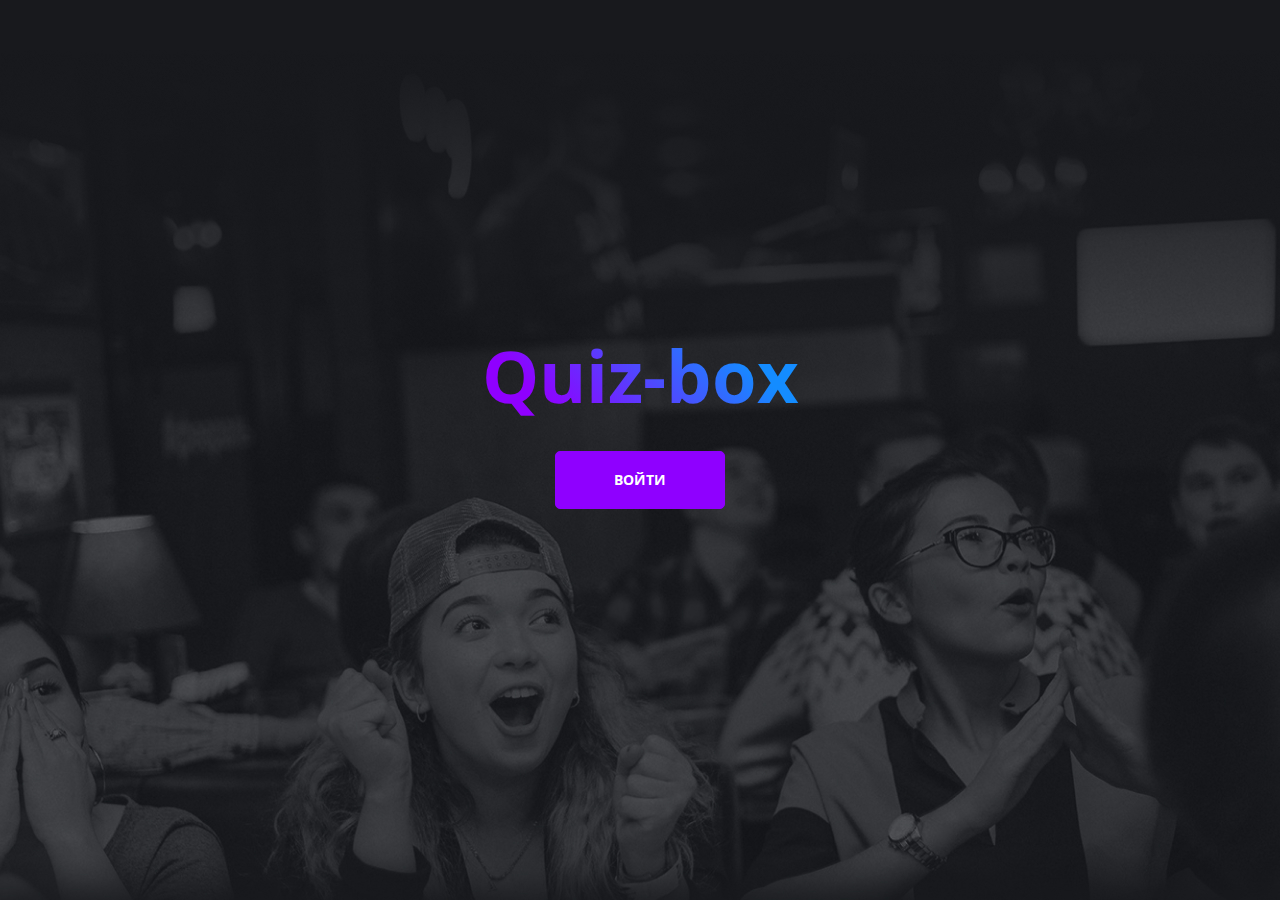
<file: index.html>
<!DOCTYPE html>
<html lang="en">
<head>
  <meta charset="UTF-8">
  <meta http-equiv="X-UA-Compatible" content="IE=edge">
  <meta name="viewport" content="width=device-width, initial-scale=1.0">
  <title>welcome page</title>
  <link
      rel="stylesheet"
      href="https://necolas.github.io/normalize.css/8.0.1/normalize.css"
    />
    <link rel="preconnect" href="https://fonts.googleapis.com">
    <link rel="preconnect" href="https://fonts.gstatic.com" crossorigin>
    <link href="https://fonts.googleapis.com/css2?family=Open+Sans:ital,wght@0,400;0,500;0,600;0,700;0,800;1,300;1,400;1,500;1,600;1,700;1,800&display=swap" rel="stylesheet"> 
    <link rel="stylesheet" href="main.css" />
</head>
<body>
    <div class="wrapper__welcome-page">
      <div class="container__welcome-page">
        <div class="animation__welcome-page">
          <h1 class="logo__welcome-page">Quiz-box</h1>
          <a href="home.html" class="logo__welcome-page-link"> 
            <div class="btn__welcome-page button button--prymary">войти</div>
            <!-- <img src="img/Quiz-box.png" class="logo__pic" alt="logo" /> -->
          </a>
        </div>
      </div>
    </div>
</body>
</html>
</file>
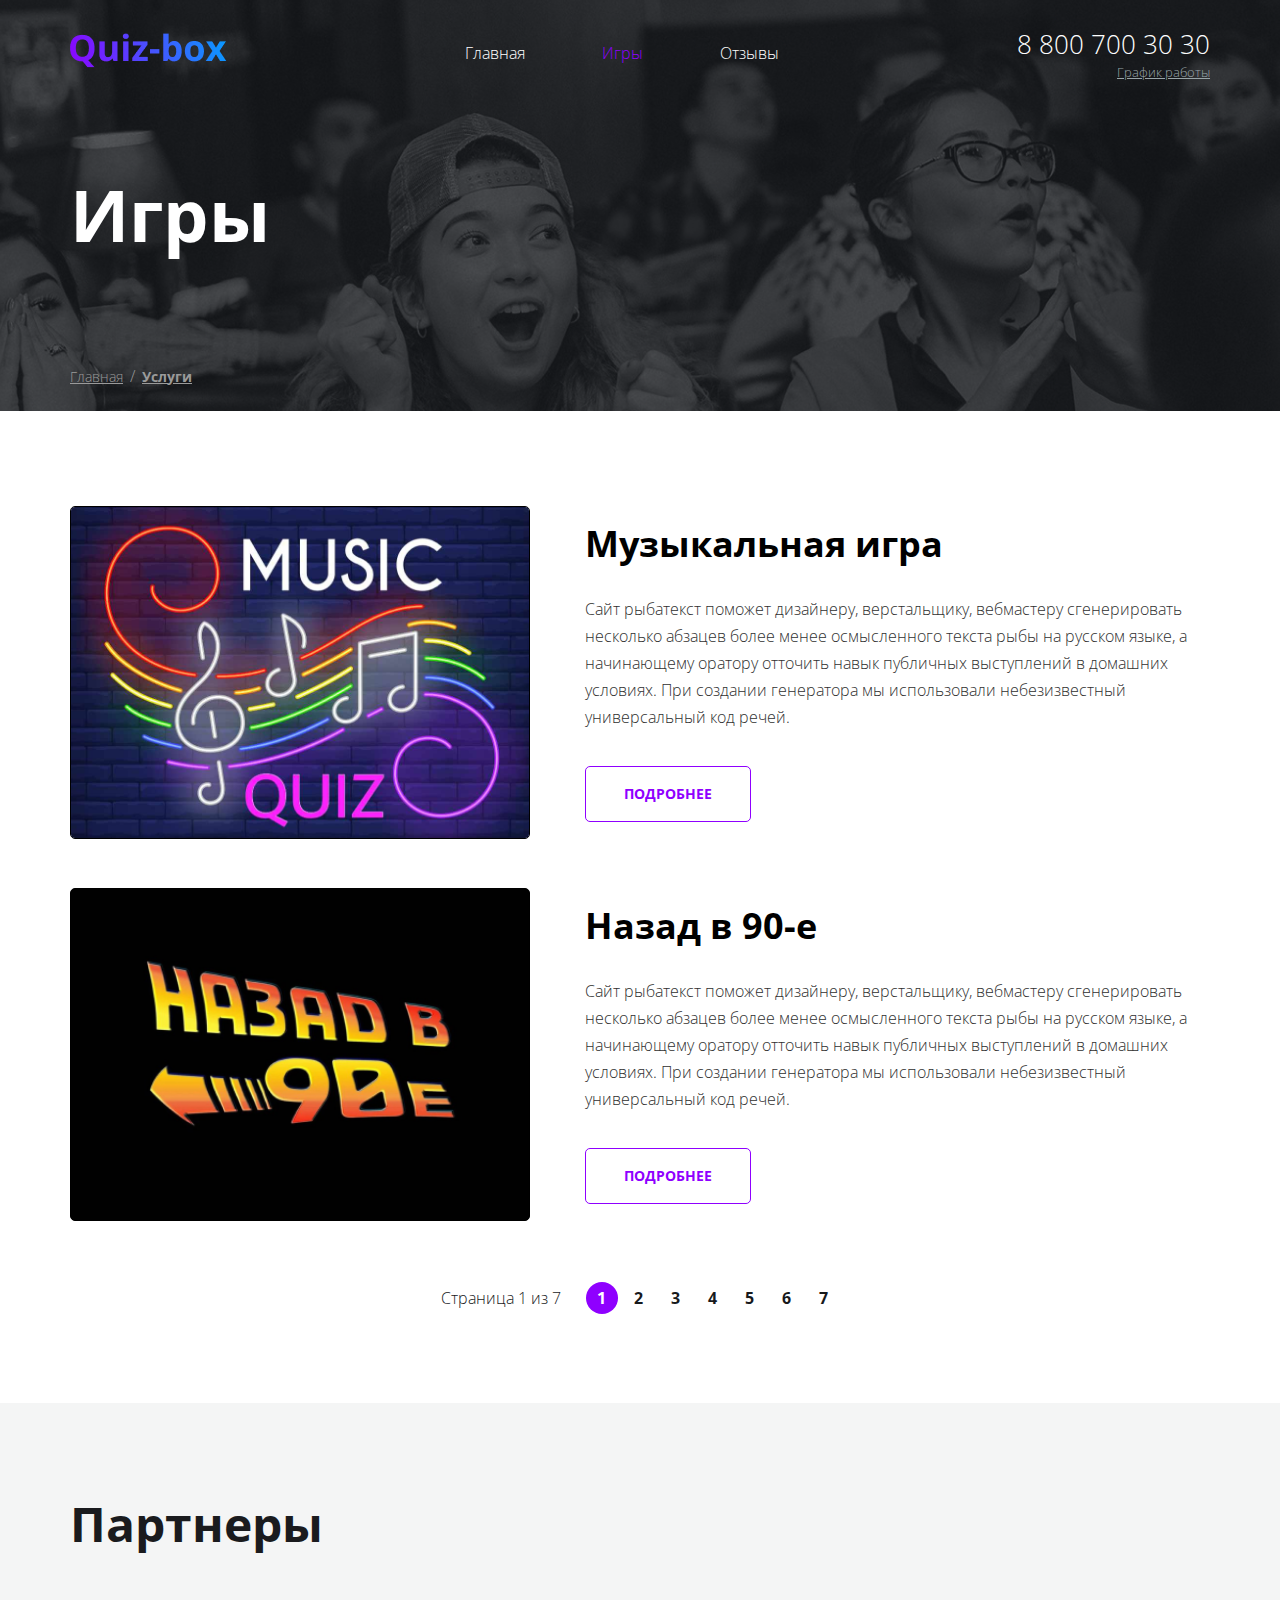
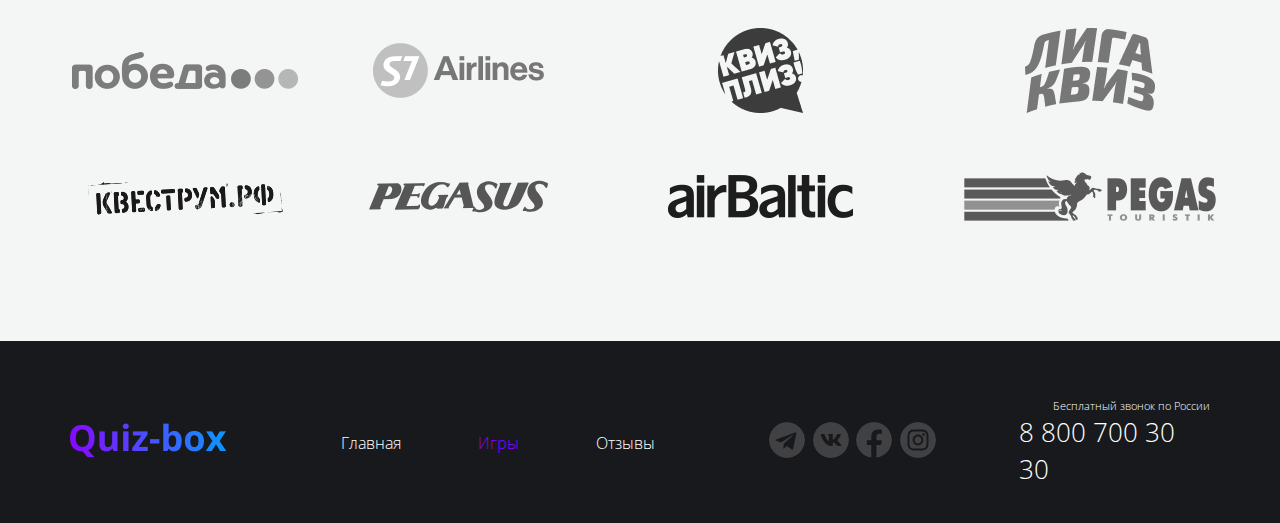
<file: games.html>
<!DOCTYPE html>
<html lang="en">
<head>
  <meta charset="UTF-8">
  <meta http-equiv="X-UA-Compatible" content="IE=edge">
  <meta name="viewport" content="width=device-width, initial-scale=1.0">
  <title>games</title>
  <link
      rel="stylesheet"
      href="https://necolas.github.io/normalize.css/8.0.1/normalize.css"
    />
    <link rel="preconnect" href="https://fonts.googleapis.com">
    <link rel="preconnect" href="https://fonts.gstatic.com" crossorigin>
    <link href="https://fonts.googleapis.com/css2?family=Open+Sans:ital,wght@0,400;0,500;0,600;0,700;0,800;1,300;1,400;1,500;1,600;1,700;1,800&display=swap" rel="stylesheet"> 
    <link rel="stylesheet" href="main.css" />
</head>
<body>
  <div class="wrapper main__page-wrapper-games ">
    <header class="header header__block-games container">
     <a href="home.html" class="logo">
       <img src="img/Quiz-box.png" class="logo__pic" alt="logo" />
     </a>
     <nav class="menu">
       <ul class="menu__list">
         <li class="menu__item">
           <a href="home.html" class="menu__link"> Главная</a>
         </li>
         <li class="menu__item ">
           <a href="games.html" class="menu__link menu__item--aktiv">Игры</a>
         </li>
         <li class="menu__item">
           <a href="reviews.html" class="menu__link">Отзывы</a>
         </li>
       </ul>
     </nav>
     <address class="site-contacts">
       <div class="site-contacts__number">
         <a href="tel:+78007003030" class="site-contacts__fone"
           >8 800 700 30 30</a
         >
       </div>
       <div class="site-contacts__schedul">
        <a href="#" class="site-contacts__title">График работы
        </a>
       <div class="site-contact__dropdown">
          <ul class="site-contact__info">
           <li class="site-contact__time"><b>пн - вс: 09:00-20:00</b></li>
           <li class="site-contact__time">Обед: 14:00 - 14:30</li>
         </ul>
       </div>
      </div>
     </address>
    </header>
    <main role="main" class="main-content">
      <section class="preview container">
        <div class="preview__block-games">
          <h1 class="preview__text-games">
            Игры
          </h1>
          <nav class="breadcrumbs breadcrumbs__nav">
            <ul class="breadcrumbs__list">
              <li class="breadcrumbs__item">
              <a href="home.html" class="breadcrumbs__link">Главная
              </a>
              </li>
              <li class="breadcrumbs__slash">/</li>
              <li class="breadcrumbs__item">
                <a href="#" class="breadcrumbs__link breadcrumbs__item--activ">Услуги
                </a>
                </li>
            </ul>  
          </nav>
        </div>
      </section>
      <section class="novelties-games novelties-games__block">
        <div class="container">
          <div class="novelties-games__list">
            <ul class="novelties-games__action">
              <li class="novelties-games__item">
                <img src="img/music-quiz.jpg" alt="musical game pic" class="novelties-games__pic"/>
                <div class="novelties-games__icon">
                  <div class="novelties-games__title">Музыкальная игра</div>
                  <div class="novelties-games__desc">
                    Сайт рыбатекст поможет дизайнеру, верстальщику, вебмастеру сгенерировать несколько абзацев более менее осмысленного текста рыбы на русском языке, а начинающему оратору отточить навык публичных выступлений в домашних условиях. При создании генератора мы использовали небезизвестный универсальный код речей. 
                  </div>
                  <a href="#" class="novelties-games__link">
                    <div class="novelties-games__btn button">подробнее</div>
                  </a>
                </div>
              </li>
              <li class="novelties-games__item novelties-games__item--pic">
                <img
                  src="img/90е - games.png"
                  alt="back in the 90s pic"
                  class="novelties-games__pic"/>
                <div class="novelties-games__icon">
                  <div class="novelties-games__title">Назад в 90-е</div>
                  <div class="novelties-games__desc">
                    Сайт рыбатекст поможет дизайнеру, верстальщику, вебмастеру сгенерировать несколько абзацев более менее осмысленного текста рыбы на русском языке, а начинающему оратору отточить навык публичных выступлений в домашних условиях. При создании генератора мы использовали небезизвестный универсальный код речей. 
                  </div>
                  <a href="#" class="novelties-games__link">
                    <div class="novelties-games__btn button">подробнее</div>
                  </a>
                </div>
              </li>
            </ul>
          </div>
          <div class="paginator paginator-games">
            <div class="paginator__display">Страница 1 из 7</div>
            <ul class="paginator__list">
              <li class="paginator__item paginator__item--active">
                <a href="#" class="paginator__item-link">1</a>
              </li>
              <li class="paginator__item paginator__item--hover">
                <a href="#" class="paginator__item-link">2</a>
              </li>
              <li class="paginator__item paginator__item--hover">
                <a href="#" class="paginator__item-link">3</a>
              </li>
              <li class="paginator__item paginator__item--hover">
                <a href="#" class="paginator__item-link">4</a>
              </li>
              <li class="paginator__item paginator__item--hover">
                <a href="#" class="paginator__item-link">5</a>
              </li>
              <li class="paginator__item paginator__item--hover">
                <a href="#" class="paginator__item-link">6</a>
              </li>
              <li class="paginator__item paginator__item--hover">
                <a href="#" class="paginator__item-link">7</a>
              </li>
            </ul>
          </div>
        </div>
      </section>
      <section class="partners">
        <div class="container">
          <h2 class="partners__head head">Партнеры</h2>
         <div class="partners__box">
            <ul class="partners__list">
              <li class="partners__item">
                <a href="#" class="partners__link">
                  <img src="img/partners/pobeda.png" alt="" class="partners__pic">
                </a>
              </li>
              <li class="partners__item">
                <a href="#" class="partners__link">
                <img src="img/partners/kvestroom 1.png" alt="" class="partners__pic">
                </a>
              </li>
              <li class="partners__item">
                <a href="#" class="partners__link">
                <img src="img/partners/s7.png" alt="" class="partners__pic">
                </a>
              </li>
              <li class="partners__item">
                <a href="#" class="partners__link">
                <img src="img/partners/pegasus.png" alt="" class="partners__pic">
                </a>
              </li>
            </ul>
            <ul class="partners__list-other partners__list-other--size">
              <li class="partners__item">
                <a href="#" class="partners__link">
                <img src="img/partners/Vector.png" alt="" class="partners__pic">
                </a>
              </li>
              <li class="partners__item">
                <a href="#" class="partners__link">
                <img src="img/partners/airbaltic.png" alt="" class="partners__pic">
                </a>
              </li>
              <li class="partners__item">
                <a href="#" class="partners__link">
                <img src="img/partners/liga.png" alt="" class="partners__pic">
                </a>
              </li>
              <li class="partners__item">
                <a href="#" class="partners__link">
                <img src="img/partners/pegas.png" alt="" class="partners__pic">
                </a>
              </li>
            </ul>
          </div>
          
        </div>
      </section>
    </main>
    <footer class="footer footer-games container">
     <a href="home.html" class="logo">
       <img src="img/Quiz-box.png" class="logo__pic logo__pic-footer" alt="logo" />
     </a>
     <nav class="menu menu__footer">
       <ul class="menu__list">
         <li class="menu__item">
           <a href="home.html" class="menu__link">Главная</a>
         </li>
         <li class="menu__item">
           <a href="games.html" class="menu__link menu__item--aktiv">Игры</a>
         </li>
         <li class="menu__item">
           <a href="reviews.html" class="menu__link">Отзывы</a>
         </li>
       </ul>
     </nav>
     <ul class="social">
      <li class="social__class"><a href="#" class="social__link">
        <svg class="social__icon"><use xlink:href="img/icons/social_sprite.svg#t"></use></svg></a></li>
      <li class="social__class"><a href="#" class="social__link">
        <svg class="social__icon"><use xlink:href="img/icons/social_sprite.svg#vk"></use></svg></a></li>
      <li class="social__class"><a href="#" class="social__link">
        <svg class="social__icon"><use xlink:href="img/icons/social_sprite.svg#fb"></use></svg></a></li>
      <li class="social__class"><a href="#" class="social__link">
        <svg class="social__icon"><use xlink:href="img/icons/social_sprite.svg#in"></use></svg></a></li>
   </ul>
     <div class="site-contacts site-contacts__footer">
       <div class="site-contacts__text">Бесплатный звонок по России</div>
       <a href="tel:+78007003030" class="site-contacts__fone"
         >8 800 700 30 30
       </a>
     </div>
    </footer>
  </div>
</body>
</html>
</file>
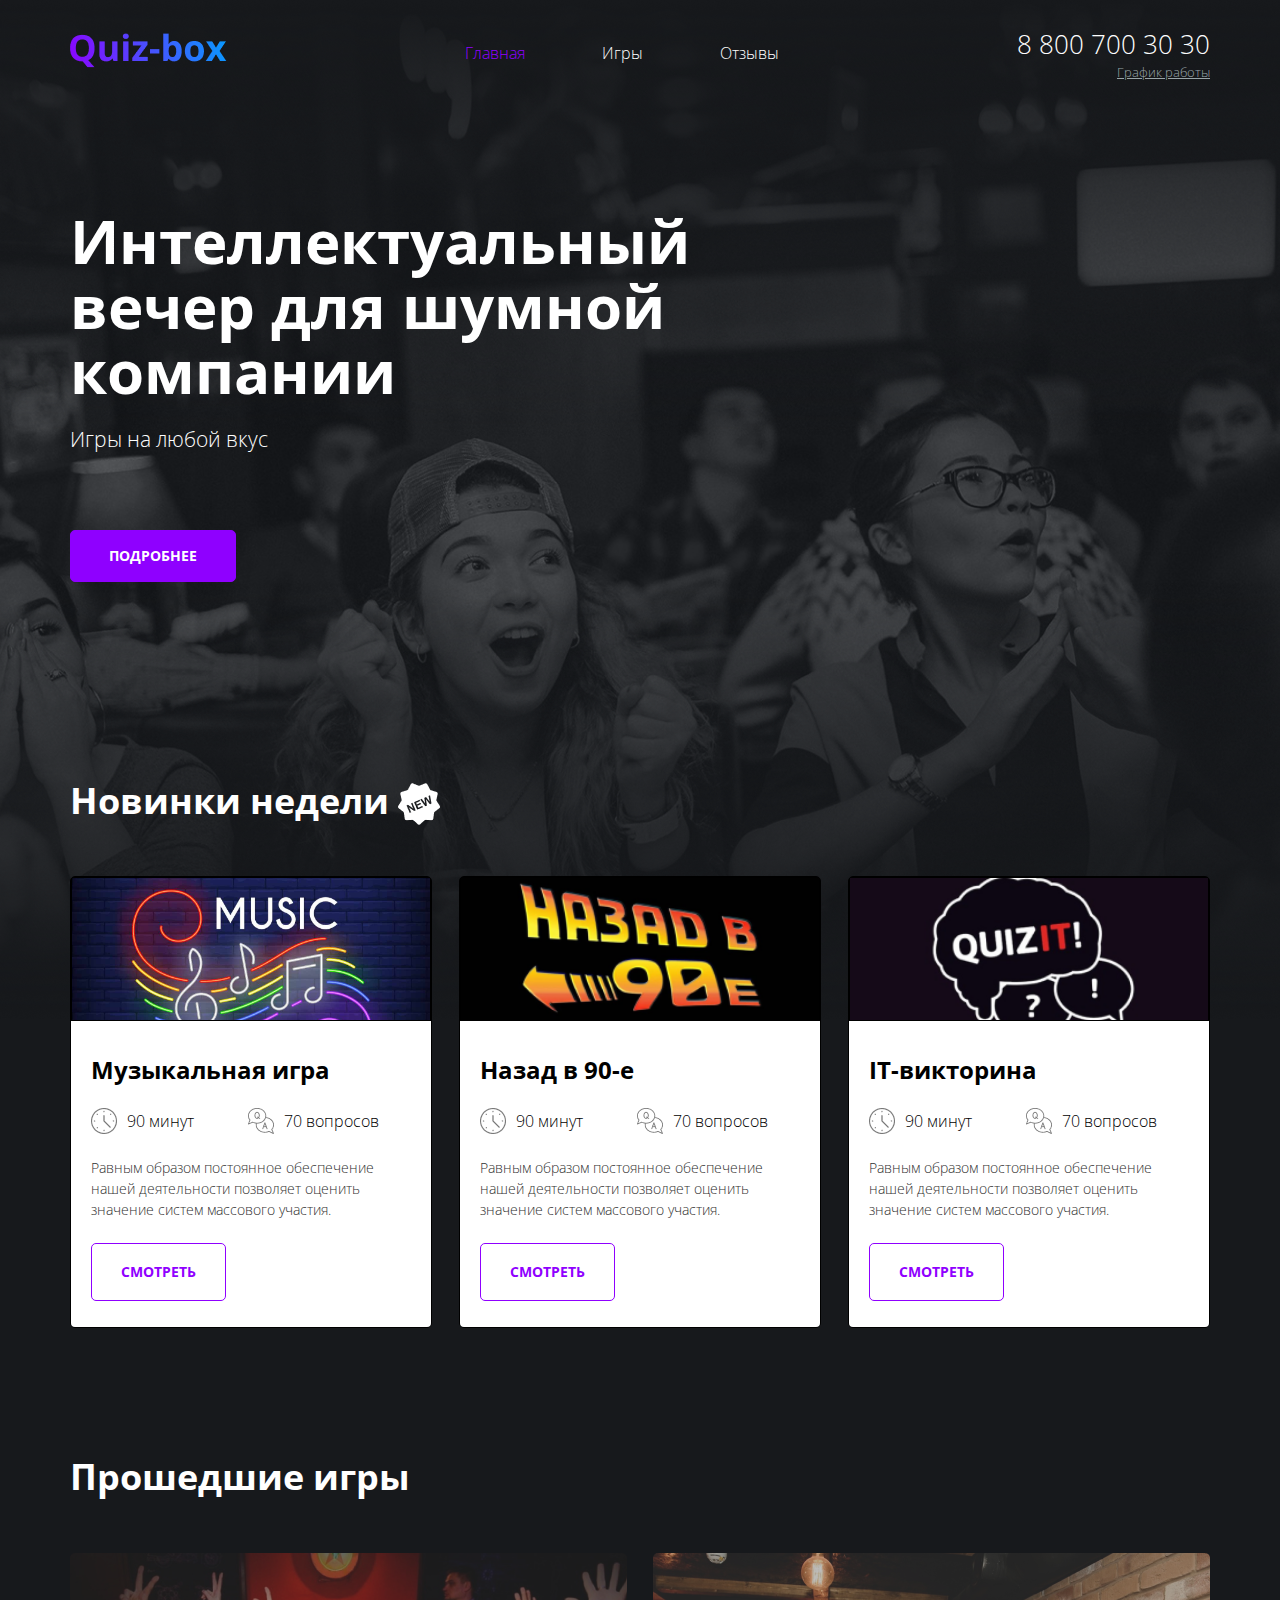
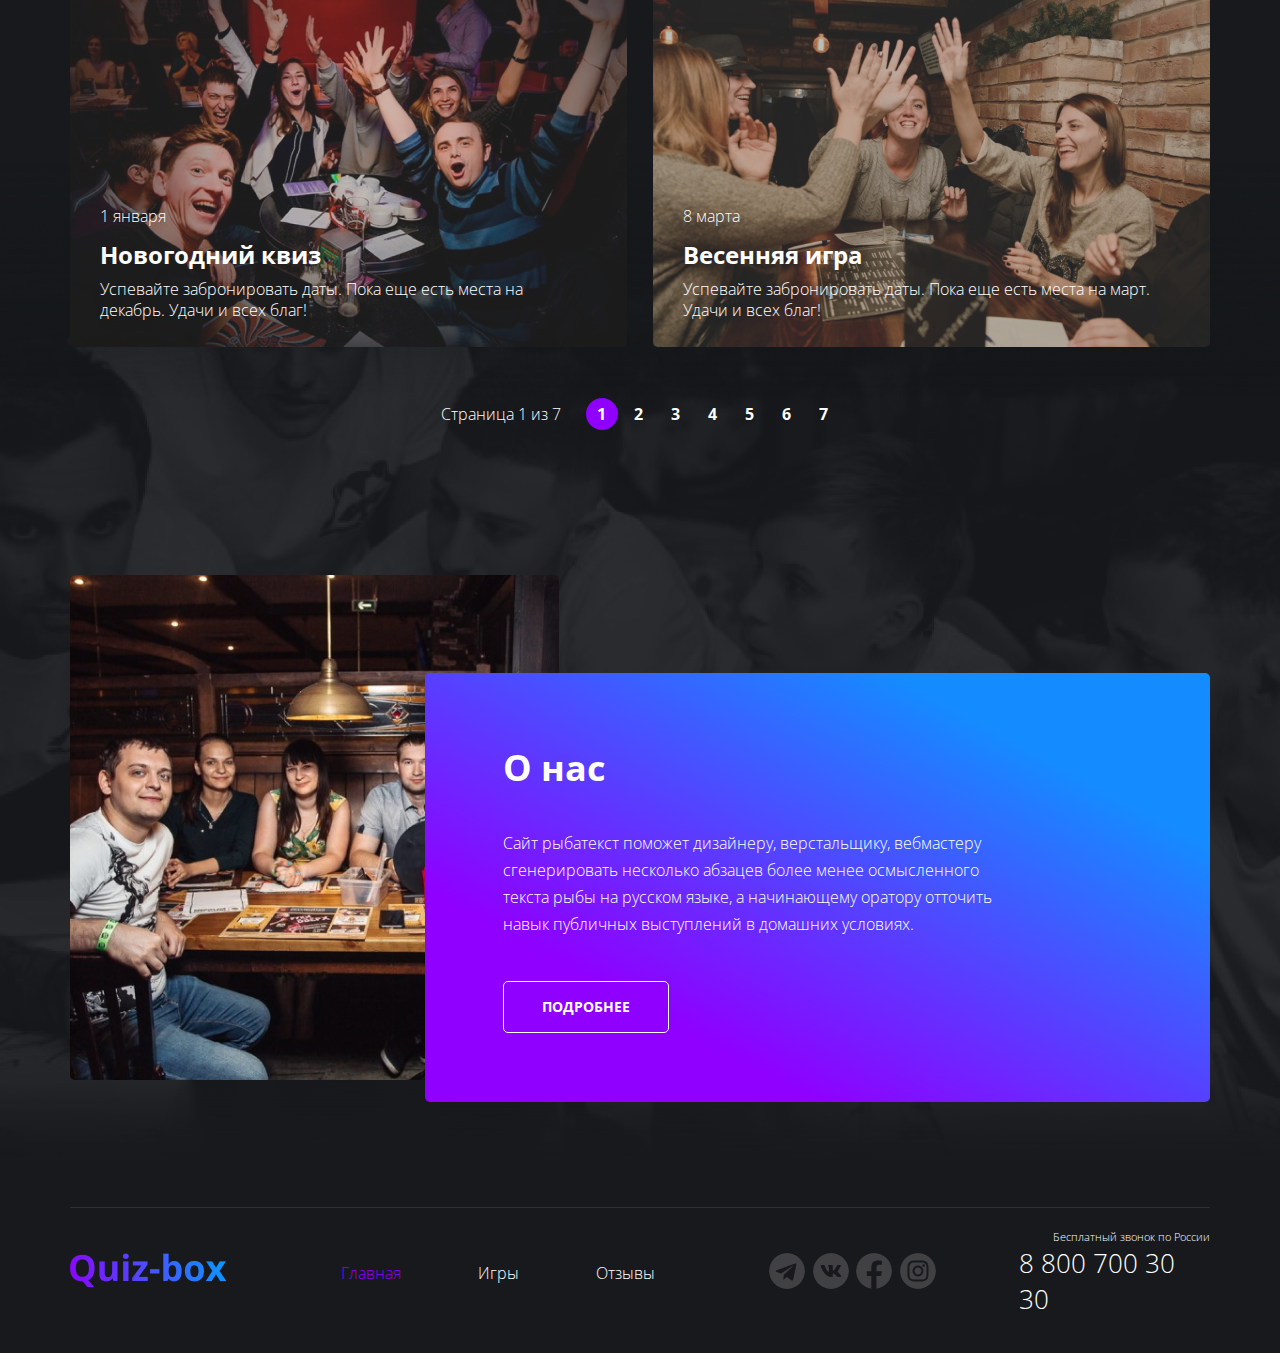
<file: home.html>
<!DOCTYPE html>
<html lang="ru">
  <head>
    <meta charset="UTF-8" />
    <meta http-equiv="X-UA-Compatible" content="IE=edge " />
    <meta name="viewport" content="width=1200, initial-scale=1.0" />
    <title>Quiz-box</title>
    <link
      rel="stylesheet"
      href="https://necolas.github.io/normalize.css/8.0.1/normalize.css"
    />
    <link rel="preconnect" href="https://fonts.googleapis.com">
    <link rel="preconnect" href="https://fonts.gstatic.com" crossorigin>
    <link href="https://fonts.googleapis.com/css2?family=Open+Sans:ital,wght@0,400;0,500;0,600;0,700;0,800;1,300;1,400;1,500;1,600;1,700;1,800&display=swap" rel="stylesheet"> 
    <link rel="stylesheet" href="main.css" />
  </head>
  <body>
    <div class="wrapper main__page-wrapper ">
      <header class="header header__block container">
       <a href="home.html" class="logo">
         <img src="img/Quiz-box.png" class="logo__pic" alt="logo" />
       </a>
       <nav class="menu">
         <ul class="menu__list">
           <li class="menu__item ">
             <a href="home.html" class="menu__link menu__item--aktiv"> Главная</a>
           </li>
           <li class="menu__item">
             <a href="games.html" class="menu__link">Игры</a>
           </li>
           <li class="menu__item">
             <a href="reviews.html" class="menu__link">Отзывы</a>
           </li>
         </ul>
       </nav>
       <address class="site-contacts">
         <div class="site-contacts__number">
           <a href="tel:+78007003030" class="site-contacts__fone"
             >8 800 700 30 30</a>
         </div>
         <div class="site-contacts__schedul">
           <a href="#" class="site-contacts__title">График работы
           </a>
          <div class="site-contact__dropdown">
             <ul class="site-contact__info">
              <li class="site-contact__time"><b>пн - вс: 09:00-20:00</b></li>
              <li class="site-contact__time">Обед: 14:00 - 14:30</li>
            </ul>
          </div>
         </div>
       </address>
      </header>
      <main role="main" class="main-content">
      <section class="preview preview__box container">
        <div class="preview__block">
            <h1 class="preview__text">
              Интеллектуальный вечер для шумной компании
            </h1>
            <div class="preview__desc">Игры на любой вкус</div>
            <a href="#" class="preview__link">
              <div class="preview__btn button button--prymary">подробнее</div>
            </a>
        </div>
      </section>
      <section class="novelties novelties__block container">
          <h2 class="novelties__head head">
            Новинки недели<img src="img/Vector.png" class="novelties__img" alt="new-pic" />
          </h2>
          <div class="novelties__list">
            <ul class="novelties__action">
              <li class="novelties__item">
                <img src="img/music-quiz.jpg" alt="musical game pic" class="novelties__pic"/>
                <div class="novelties__icon">
                  <div class="novelties__title">Музыкальная игра</div>
                  <ul class="novelties__info">
                    <li class="novelties__iсon-min">
                      <img src="img/clock.png" alt="clock" class="novelties__info-clock"/>90 минут</li>
                    <li class="novelties__icon-matters">
                      <img src="img/qa.png" alt="questions" class="novelties__info-questions"/>70 вопросов</li>
                  </ul>
                  <div class="novelties__desc">
                    Равным образом постоянное обеспечение нашей деятельности
                    позволяет оценить значение систем массового участия.
                  </div>
                  <a href="#" class="novelties__link">
                    <div class="novelties__btn button">смотреть</div>
                  </a>
                </div>
              </li>
              <li class="novelties__item">
                <img src="img/90e.png" alt="back in the 90s pic" class="novelties__pic"/>
                <div class="novelties__icon">
                  <div class="novelties__title">Назад в 90-е</div>
                  <ul class="novelties__info">
                    <li class="novelties__iсon-min">
                      <img
                        src="img/clock.png"
                        alt="clock"
                        class="novelties__info-clock"/>90 минут</li>
                    <li class="novelties__icon-matters">
                      <img
                        src="img/qa.png"
                        alt="questions"
                        class="novelties__info-questions"/>70 вопросов</li>
                  </ul>
                  <div class="novelties__desc">
                    Равным образом постоянное обеспечение нашей деятельности
                    позволяет оценить значение систем массового участия.
                  </div>
                  <a href="#" class="novelties__link">
                    <div class="novelties__btn button">смотреть</div>
                  </a>
                </div>
              </li>
              <li class="novelties__item">
                <img src="img/Quiz-it.png" alt="quiz IT pic" class="novelties__pic"/>
                <div class="novelties__icon">
                  <div class="novelties__title">IT-викторина</div>
                  <ul class="novelties__info">
                    <li class="novelties__iсon-min">
                      <img
                        src="img/clock.png"
                        alt="clock"
                        class="novelties__info-clock"/>90 минут</li>
                    <li class="novelties__icon-matters">
                      <img
                        src="img/qa.png"
                        alt="questions"
                        class="novelties__info-questions"/>70 вопросов</li>
                  </ul>
                  <div class="novelties__desc">
                    Равным образом постоянное обеспечение нашей деятельности
                    позволяет оценить значение систем массового участия.
                  </div>
                  <a href="#" class="novelties__link">
                    <div class="novelties__btn button">смотреть</div>
                  </a>
                </div>
              </li>
            </ul>
          </div>
      </section>
      <section class="pastgames pastgames__block container">
          <h2 class="pastgames__head head">Прошедшие игры</h2>
          <div class="pastgames__info">
            <ul class="pastgames__action">
              <li class="pastgames__item">
                <img src="img/newjar.png" alt="musical game pic" class="pastgames__pic"/>
                <a href="#" class="pastgames__link">
                  <time datetime="" class="data">1 января</time>
                  <div class="pastgames__title">Новогодний квиз</div>
                  <p class="pastgames__desc">
                    Успевайте забронировать даты. Пока еще есть места на
                    декабрь. Удачи и всех благ!
                  </p>
                </a>
              </li>
              <li class="pastgames__item"><img src="img/8-mart.png" alt="musical game pic" class="pastgames__pic"/>
                <a href="#" class="pastgames__link">
                  <time datetime="" class="data">8 марта</time>
                  <div class="pastgames__title">Весенняя игра</div>
                  <p class="pastgames__desc" >
                    Успевайте забронировать даты. Пока еще есть места на
                    март. Удачи и всех благ!
                  </p>
                </a>
              </li>
            </ul>
          </div>
          <div class="paginator paginator-home">
            <div class="paginator__display">Страница 1 из 7</div>
            <ul class="paginator__list">
              <li class="paginator__item paginator__item--active">
                <a href="#" class="paginator__item-link">1</a>
              </li>
              <li class="paginator__item paginator__item--hover">
                <a href="#" class="paginator__item-link">2</a>
              </li>
              <li class="paginator__item paginator__item--hover">
                <a href="#" class="paginator__item-link">3</a>
              </li>
              <li class="paginator__item paginator__item--hover">
                <a href="#" class="paginator__item-link">4</a>
              </li>
              <li class="paginator__item paginator__item--hover">
                <a href="#" class="paginator__item-link">5</a>
              </li>
              <li class="paginator__item paginator__item--hover">
                <a href="#" class="paginator__item-link">6</a>
              </li>
              <li class="paginator__item paginator__item--hover">
                <a href="#" class="paginator__item-link">7</a>
              </li>
            </ul>
          </div>
      </section>
      <section class="about about__block container">
            <div class="about__photo">
              <img
                src="img/bg-ab.png"
                alt="fotocollective"
                class="about__photo-background"
              />
          </div>
          <div class="about__desc">
            <h1 class="about__head">О нас</h1>
            <p class="about__desc-text">
            Сайт рыбатекст поможет дизайнеру, верстальщику, вебмастеру
            сгенерировать несколько абзацев более менее осмысленного текста
            рыбы на русском языке, а начинающему оратору отточить навык
            публичных выступлений в домашних условиях.
            </p>
          <a href="#" class="about__btn button button--prymary">подробнее</a>
          </div>
      </section>
      </main>
      <footer class="footer footer-home container">
       <a href="home.html" class="logo">
         <img src="img/Quiz-box.png" class="logo__pic logo__pic-footer" alt="logo" />
       </a>
       <nav class="menu menu__footer">
         <ul class="menu__list">
           <li class="menu__item">
             <a href="home.html" class="menu__link menu__item--aktiv">Главная</a>
           </li>
           <li class="menu__item">
             <a href="games.html" class="menu__link">Игры</a>
           </li>
           <li class="menu__item">
             <a href="reviews.html" class="menu__link">Отзывы</a>
           </li>
         </ul>
       </nav>
       <ul class="social">
          <li class="social__class"><a href="#" class="social__link">
            <svg class="social__icon"><use xlink:href="img/icons/social_sprite.svg#t"></use></svg></a></li>
          <li class="social__class"><a href="#" class="social__link">
            <svg class="social__icon"><use xlink:href="img/icons/social_sprite.svg#vk"></use></svg></a></li>
          <li class="social__class"><a href="#" class="social__link">
            <svg class="social__icon"><use xlink:href="img/icons/social_sprite.svg#fb"></use></svg></a></li>
          <li class="social__class"><a href="#" class="social__link">
            <svg class="social__icon"><use xlink:href="img/icons/social_sprite.svg#in"></use></svg></a></li>
       </ul>
       <div class="site-contacts site-contacts__footer">
         <div class="site-contacts__text">Бесплатный звонок по России</div>
         <a href="tel:+78007003030" class="site-contacts__fone"
           >8 800 700 30 30
         </a>
       </div>
      </footer>
    </div>
  </body>
</html>
</file>
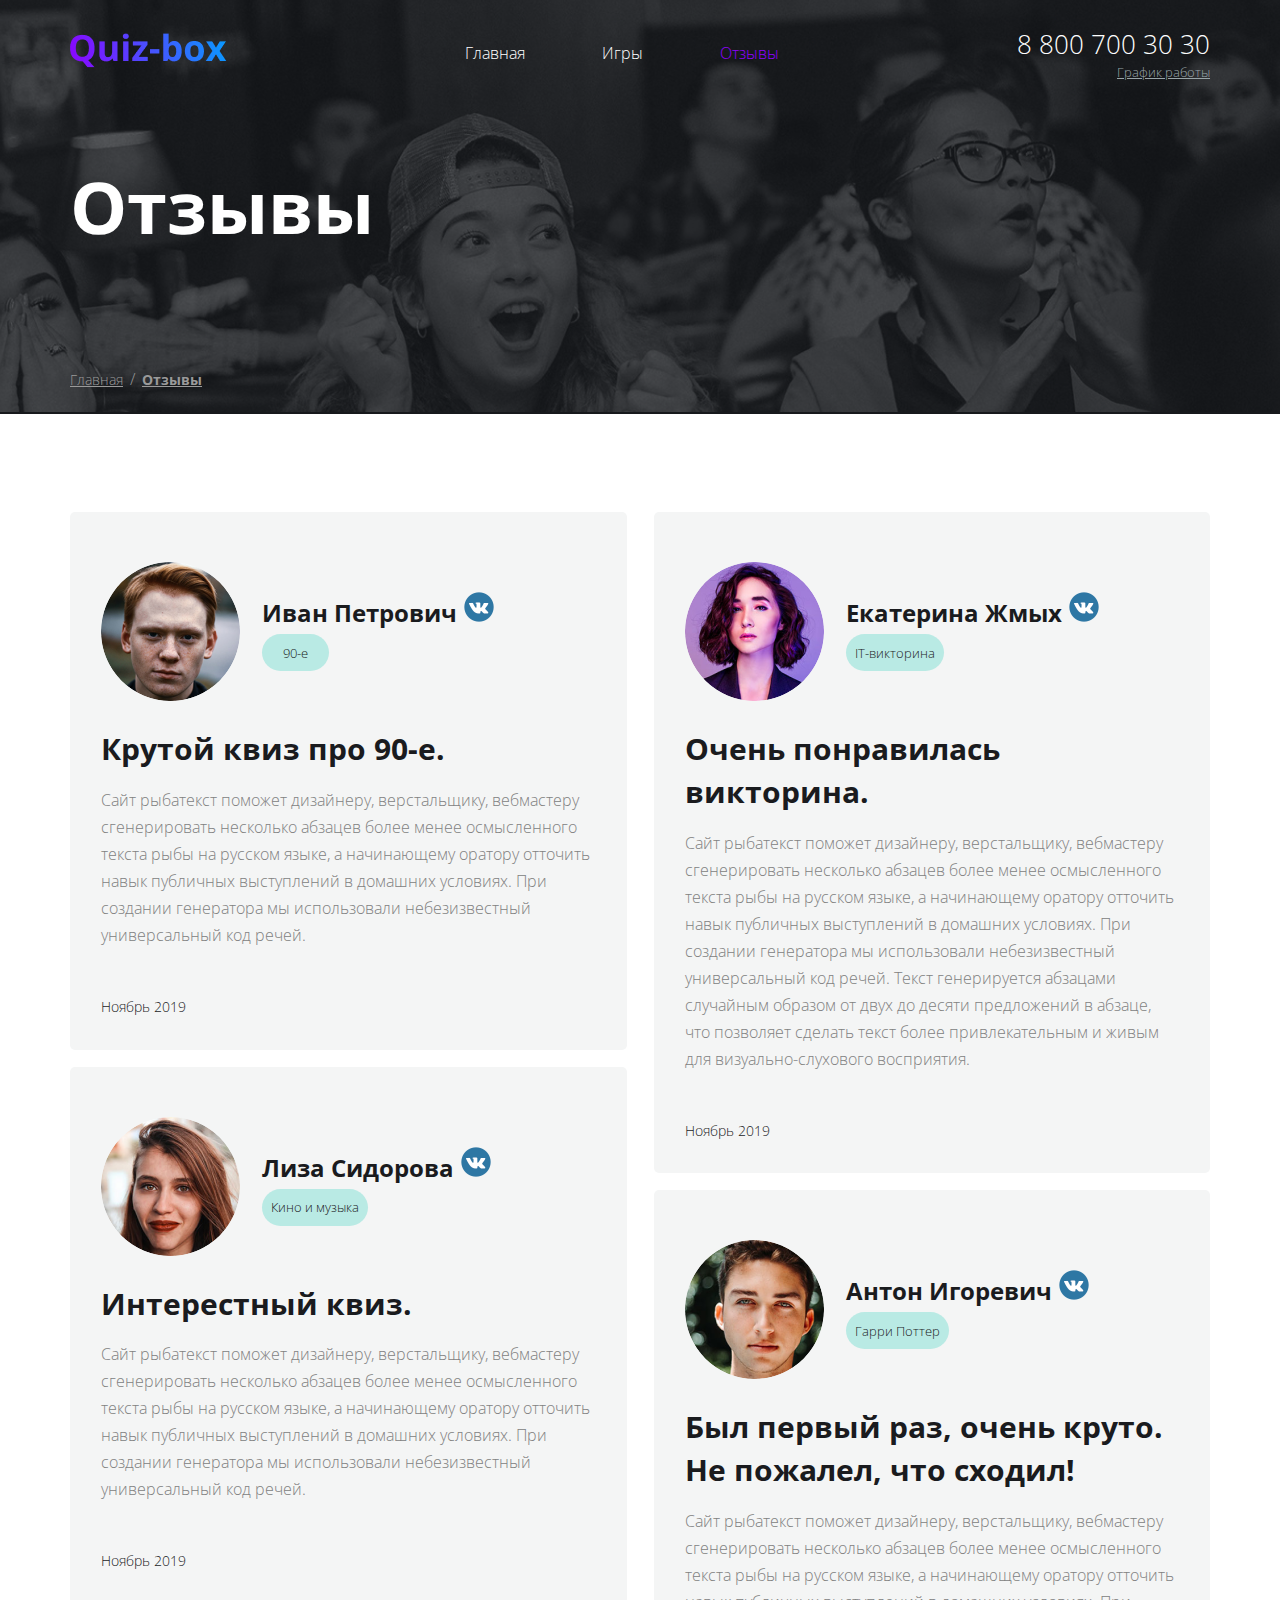
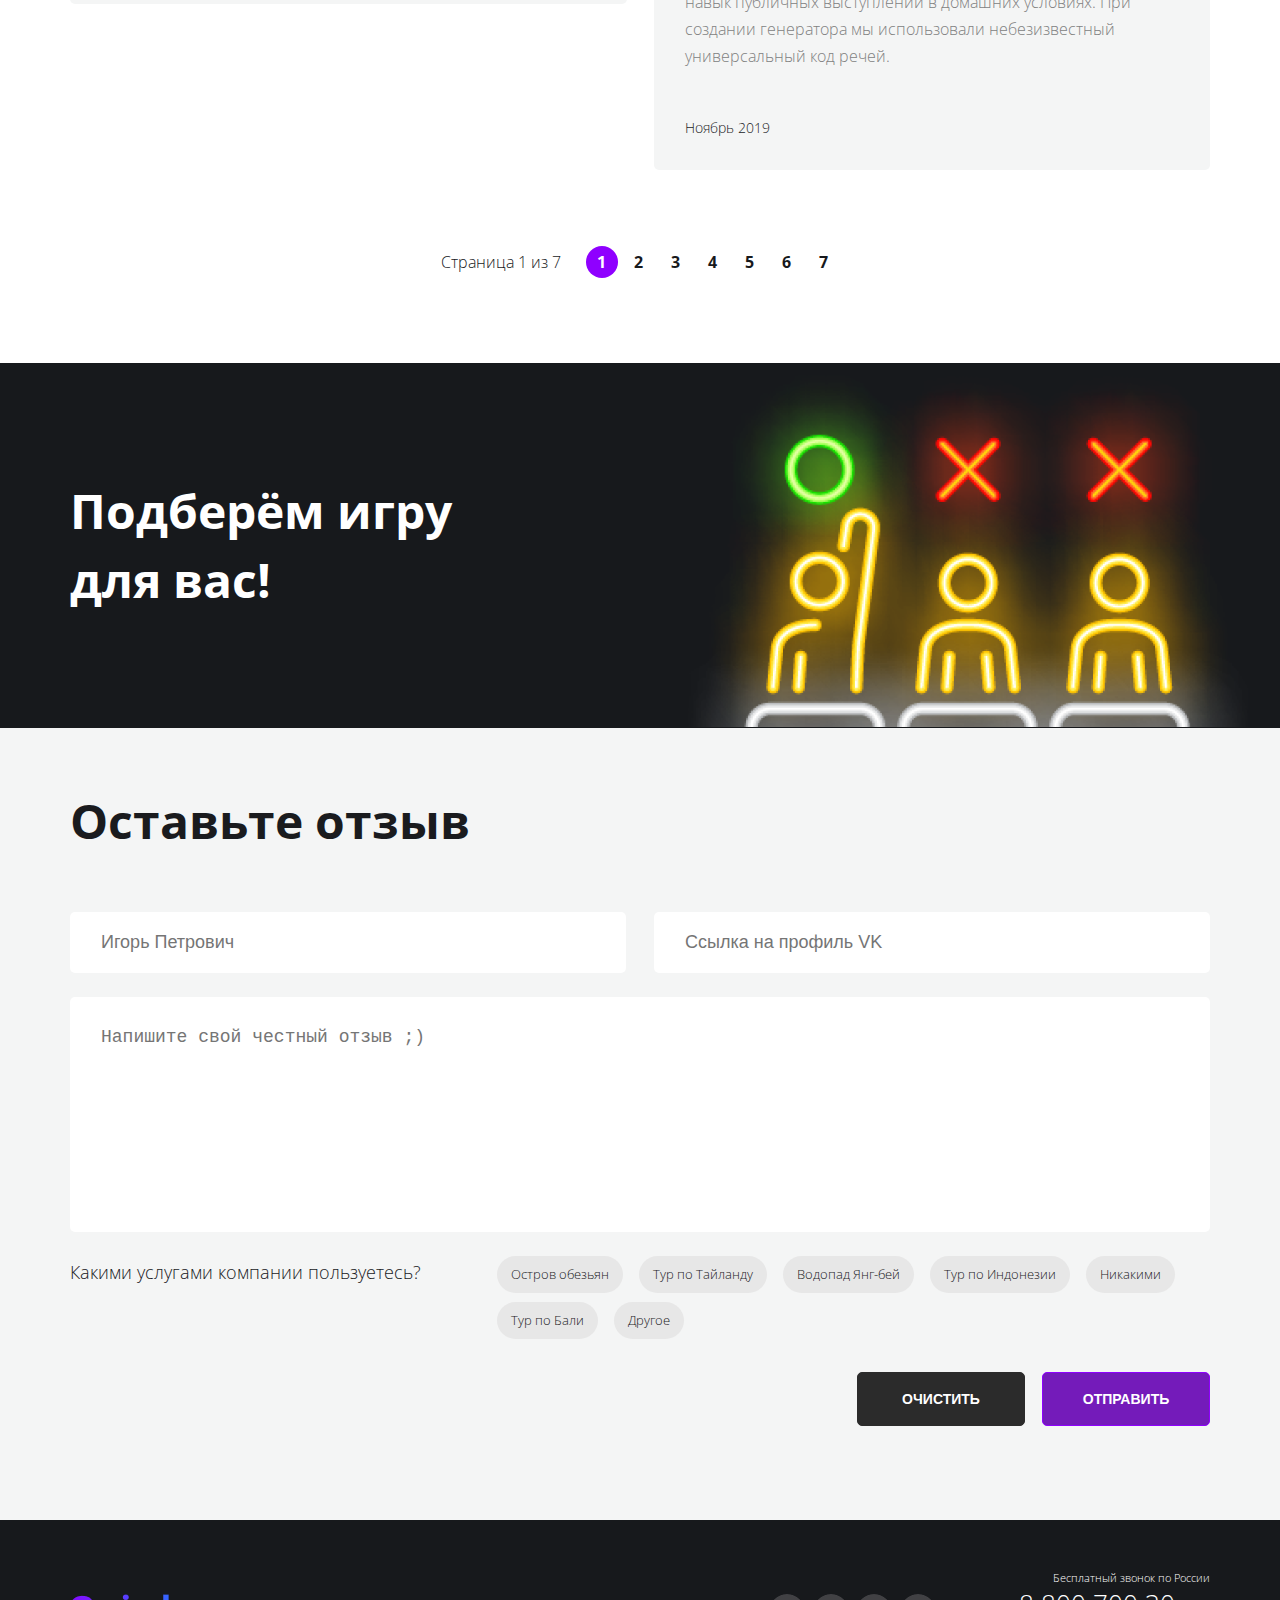
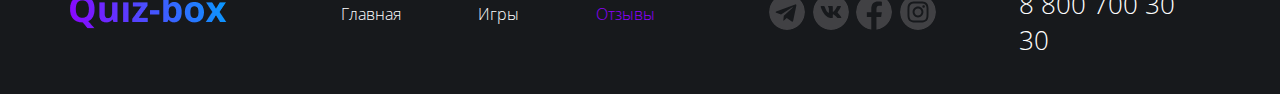
<file: reviews.html>
<!DOCTYPE html>
<html lang="ru">
  <head>
    <meta charset="UTF-8" />
    <meta http-equiv="X-UA-Compatible" content="IE=edge " />
    <meta name="viewport" content="width=1200, initial-scale=1.0" />
    <title>reviews</title>
    <link
      rel="stylesheet"
      href="https://necolas.github.io/normalize.css/8.0.1/normalize.css"
    />
    <link rel="preconnect" href="https://fonts.googleapis.com">
    <link rel="preconnect" href="https://fonts.gstatic.com" crossorigin>
    <link href="https://fonts.googleapis.com/css2?family=Open+Sans:ital,wght@0,400;0,500;0,600;0,700;0,800;1,300;1,400;1,500;1,600;1,700;1,800&display=swap" rel="stylesheet"> 
    <link rel="stylesheet" href="main.css" />
</head>
<body>
  <div class="wrapper main__page-wrapper-games">
    <header class="header header__block-games header__offers container">
      <a href="home.html" class="logo">
        <img src="img/Quiz-box.png" class="logo__pic" alt="logo" />
      </a>
      <nav class="menu">
        <ul class="menu__list">
          <li class="menu__item">
            <a href="home.html" class="menu__link"> Главная</a>
          </li>
          <li class="menu__item">
            <a href="games.html" class="menu__link">Игры</a>
          </li>
          <li class="menu__item">
            <a href="reviews.html" class="menu__link menu__item--aktiv">Отзывы</a>
          </li>
        </ul>
      </nav>
      <address class="site-contacts">
        <div class="site-contacts__number">
          <a href="tel:+78007003030" class="site-contacts__fone"
            >8 800 700 30 30</a
          >
        </div>
        <div class="site-contacts__schedul">
         <a href="#" class="site-contacts__title">График работы
         </a>
        <div class="site-contact__dropdown">
           <ul class="site-contact__info">
            <li class="site-contact__time"><b>пн - вс: 09:00-20:00</b></li>
            <li class="site-contact__time">Обед: 14:00 - 14:30</li>
          </ul>
        </div>
       </div>
      </address>
    </header>
    <main role="main" class="main-content">
      <section class="preview container">
        <div class="preview__block-games">
          <h1 class="preview__text-games preview__offers">Отзывы</h1>
          <nav class="breadcrumbs breadcrumbs__nav">
            <ul class="breadcrumbs__list">
              <li class="breadcrumbs__item">
              <a href="home.html" class="breadcrumbs__link">Главная
              </a>
              </li>
              <li class="breadcrumbs__slash">/</li>
              <li class="breadcrumbs__item">
                <a href="#" class="breadcrumbs__link breadcrumbs__item--activ">Отзывы
                </a>
                </li>
            </ul>  
          </nav>
        </div>
      </section>
      <section class="reviews reviews__block">
        <div class="container reviews__container">
          <div class="reviews__list">
            <ul class="reviews__action">
              <li class="reviews__item">
                <div class="reviews__name">
                 <img src="img/Иван_Петрович.png" class="reviews__img" alt="foto"/>
                 <div class="reviews__name-box">
                    <a href="#" class="reviews__link">
                     <h1 class="reviews__name-name">Иван Петрович</h1>
                    </a>
                    <div class="reviews__checkbox checkbox">90-е</div>
                 </div>
                </div>
               <h2 class="reviews__review">Крутой квиз про 90-е.</h2>
                <div class="reviews__desc">
                    Сайт рыбатекст поможет дизайнеру, верстальщику, вебмастеру сгенерировать несколько абзацев более менее осмысленного текста рыбы на русском языке, а начинающему оратору отточить навык публичных выступлений в домашних условиях. При создании генератора мы использовали небезизвестный универсальный код речей. 
                </div>
                <div class="reviews__date">Ноябрь 2019</div>
              </li>
              <li class="reviews__item">
                <div class="reviews__name">
                 <img src="img/Сидорова.png" class="reviews__img" alt="foto"/>
                 <div class="reviews__name-box">
                    <a href="#" class="reviews__link">
                     <h1 class="reviews__name-name">Лиза Сидорова
                      </h1>
                   </a>
                  <div class="reviews__checkbox checkbox">Кино и музыка</div>
                 </div>
                </div>
               <h2 class="reviews__review">Интерестный квиз. 
               </h2>
                <div class="reviews__desc">
                  Сайт рыбатекст поможет дизайнеру, верстальщику, вебмастеру сгенерировать несколько абзацев более менее осмысленного текста рыбы на русском языке, а начинающему оратору отточить навык публичных выступлений в домашних условиях. При создании генератора мы использовали небезизвестный универсальный код речей. 
                </div>
                <div class="reviews__date">Ноябрь 2019</div>
              </li>
              <li class="reviews__item">
                <div class="reviews__name">
                 <img src="img/Жмых.png" class="reviews__img" alt="foto"/>
                 <div class="reviews__name-box">
                    <a href="#" class="reviews__link">
                     <h1 class="reviews__name-name">Екатерина Жмых</h1>
                    </a>
                    <div class="reviews__checkbox checkbox">IT-викторина</div>
                 </div>
                </div>
               <h2 class="reviews__review">Очень понравилась викторина.</h2>
                <div class="reviews__desc">
                  Сайт рыбатекст поможет дизайнеру, верстальщику, вебмастеру сгенерировать несколько абзацев более менее осмысленного текста рыбы на русском языке, а начинающему оратору отточить навык публичных выступлений в домашних условиях. При создании генератора мы использовали небезизвестный универсальный код речей. Текст генерируется абзацами случайным образом от двух до десяти предложений в абзаце, что позволяет сделать текст более привлекательным и живым для визуально-слухового восприятия.
                </div>
                <div class="reviews__date">Ноябрь 2019</div>
              </li>
              <li class="reviews__item">
                <div class="reviews__name">
                 <img src="img/Антон.png" class="reviews__img" alt="foto"/>
                 <div class="reviews__name-box">
                    <a href="#" class="reviews__link">
                     <h1 class="reviews__name-name">Антон Игоревич</h1>
                    </a>
                    <div class="reviews__checkbox checkbox">Гарри Поттер</div>
                 </div>
                </div>
               <h2 class="reviews__review">Был первый раз, очень круто. Не пожалел, что сходил!</h2>
                <div class="reviews__desc">
                  Сайт рыбатекст поможет дизайнеру, верстальщику, вебмастеру сгенерировать несколько абзацев более менее осмысленного текста рыбы на русском языке, а начинающему оратору отточить навык публичных выступлений в домашних условиях. При создании генератора мы использовали небезизвестный универсальный код речей.
                </div>
                <div class="reviews__date">Ноябрь 2019</div>
              </li>
            </ul>
          </div>
          <div class="paginator paginator-offers">
            <div class="paginator__display">Страница 1 из 7</div>
            <ul class="paginator__list">
              <li class="paginator__item paginator__item--active">
                <a href="#" class="paginator__item-link">1</a>
              </li>
              <li class="paginator__item paginator__item--hover">
                <a href="#" class="paginator__item-link">2</a>
              </li>
              <li class="paginator__item paginator__item--hover">
                <a href="#" class="paginator__item-link">3</a>
              </li>
              <li class="paginator__item paginator__item--hover">
                <a href="#" class="paginator__item-link">4</a>
              </li>
              <li class="paginator__item paginator__item--hover">
                <a href="#" class="paginator__item-link">5</a>
              </li>
              <li class="paginator__item paginator__item--hover">
                <a href="#" class="paginator__item-link">6</a>
              </li>
              <li class="paginator__item paginator__item--hover">
                <a href="#" class="paginator__item-link">7</a>
              </li>
            </ul>
          </div>
        </div>
      </section>
      <section class="offer">
        <div class="container">
          <div class="offer__box">
            <h2 class="offer__head head">Подберём игру для вас!</h2>
          </div>
        </div>
      </section>

      <form class="form form__box" action="#" method="get" name="">
       <div class="container form__container">
         <h1 class="form__head"> Оставьте отзыв
         </h1>
            <ul class="form__list">
            <li class="form__item">
              <label class="form__label">
                <input placeholder="Игорь Петрович" class="form__name form__input" type="text">
              </label>
              <label class="form__label">
                <input placeholder="Ссылка на профиль VK" class="form__link form__input" type="text">
              </label>
            </li>
           <li class="form__item">
            <textarea placeholder="Напишите свой честный отзыв ;)" class="form__reviews form__input"></textarea>
           </li>
           <li class="form__item form__choice">
             <div class="form__text">Какими услугами компании пользуетесь?
             </div>
             <ul class="checkbox__list">
               <li class="checkbox__item">
               <label class="checkbox__label" >
                  <input class="checkbox__input" type="checkbox">
                  <div class="checkbox__text checkbox">Остров обезьян</div>
               </label>
               </li>
               <li class="checkbox__item">
                <label class="checkbox__label">
                  <input class="checkbox__input" type="checkbox">
                  <div class="checkbox__text checkbox">Тур по Тайланду</div>
               </label>
               </li>
               <li class="checkbox__item">
                <label class="checkbox__label" >
                  <input class="checkbox__input" type="checkbox">
                  <div class="checkbox__text checkbox">Водопад Янг-бей</div>
               </label>
               </li>
               <li class="checkbox__item">
                <label class="checkbox__label">
                  <input class="checkbox__input" type="checkbox">
                  <div class="checkbox__text checkbox">Тур по Индонезии</div>
               </label>
               </li>
               <li class="checkbox__item">
                <label class="checkbox__label" >
                  <input class="checkbox__input" type="checkbox">
                  <div class="checkbox__text checkbox">Никакими</div>
               </label>
               </li>
               <li class="checkbox__item">
                <label class="checkbox__label" >
                  <input class="checkbox__input" type="checkbox">
                  <div class="checkbox__text checkbox">Тур по Бали</div>
               </label>
               </li>
               <li class="checkbox__item">
                <label class="checkbox__label" >
                  <input class="checkbox__input" type="checkbox">
                  <div class="checkbox__text checkbox">Другое</div>
               </label>
               </li>
             </ul>
             <li class="form__button">
               <button  type="reset" class="form__btn button form__btn--gray">Очистить</button>
               <button type="submit" class="form__btn button ">Отправить</button>
             </li>
           </li>
          </ul>
       </div>
      </form>
    </main>
     <footer class="footer footer-games footer-reviews container">
      <a href="home.html" class="logo">
        <img src="img/Quiz-box.png" class="logo__pic logo__pic-footer" alt="logo" />
      </a>
      <nav class="menu menu__footer">
        <ul class="menu__list">
          <li class="menu__item">
            <a href="home.html" class="menu__link">Главная</a>
          </li>
          <li class="menu__item ">
            <a href="games.html" class="menu__link">Игры</a>
          </li>
          <li class="menu__item">
            <a href="reviews.html" class="menu__link menu__item--aktiv">Отзывы</a>
          </li>
        </ul>
      </nav>
      <ul class="social">
       <li class="social__class"><a href="#" class="social__link">
         <svg class="social__icon"><use xlink:href="img/icons/social_sprite.svg#t"></use></svg></a></li>
       <li class="social__class"><a href="#" class="social__link">
         <svg class="social__icon"><use xlink:href="img/icons/social_sprite.svg#vk"></use></svg></a></li>
       <li class="social__class"><a href="#" class="social__link">
         <svg class="social__icon"><use xlink:href="img/icons/social_sprite.svg#fb"></use></svg></a></li>
       <li class="social__class"><a href="#" class="social__link">
         <svg class="social__icon"><use xlink:href="img/icons/social_sprite.svg#in"></use></svg></a></li>
    </ul>
      <div class="site-contacts site-contacts__footer">
        <div class="site-contacts__text">Бесплатный звонок по России</div>
        <a href="tel:+78007003030" class="site-contacts__fone"
          >8 800 700 30 30
        </a>
      </div>
     </footer>
  </div>
</body>
</html>
</file>
<file: main.css>
@import url('blocks/background.css');
@import url('layoyt/base.css');
@import url('blocks/header.css');
@import url('blocks/menu__list.css');
@import url('blocks/button.css');
@import url('blocks/preview.css');
@import url('blocks/novelties.css');
@import url('blocks/contacts.css');
@import url('blocks/pastgames.css');
@import url('blocks/paginator.css');
@import url('blocks/about.css');
@import url('blocks/footer.css');
@import url('blocks/social_icon.css');
@import url('blocks/games.css');
@import url('blocks/paginator-games.css');





@import url('layoyt/base_welcome_page.css');
@import url('blocks/background_welcome_page.css');
@import url('blocks/header__block-games.css');


@import url('blocks/logo_welcome_page.css');
@import url('blocks/button_welcome_page.css');


@import url('blocks/background_games.css');
@import url('blocks/breadcrumbs.css');


@import url('blocks/partners.css');

@import url('blocks/preview__block-games.css');
@import url('blocks/animation__welcome-page.css');
@import url('blocks/site-contact__dropdown.css');
@import url('layoyt/base-offers.css');
@import url('blocks/form.css');
@import url('blocks/paginator-offers.css');
@import url('blocks/checkbox.css');
@import url('blocks/offers.css');
@import url('blocks/reviews.css');
</file>
